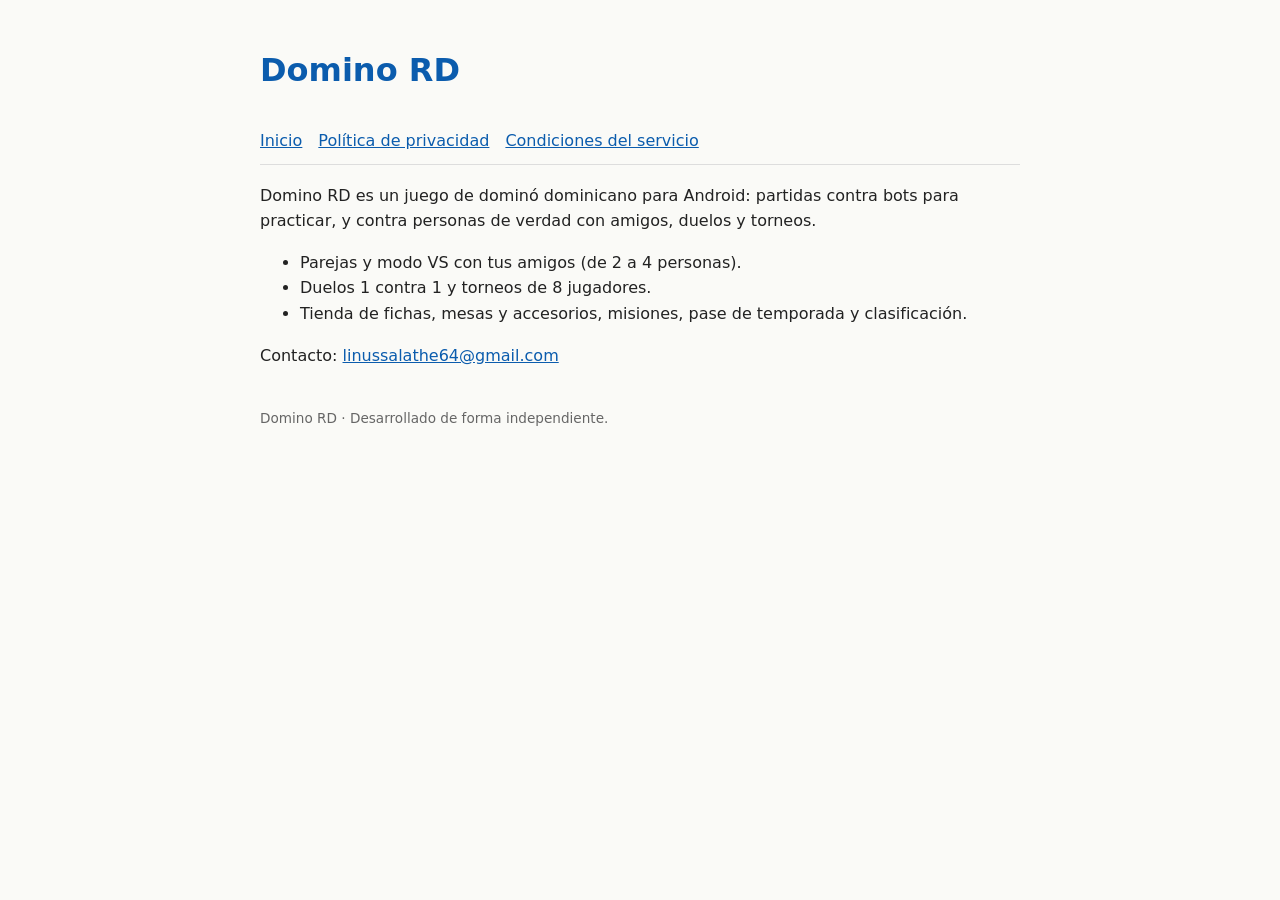
<file: index.html>
<!doctype html><html lang="es"><head><meta charset="utf-8"><meta name="viewport" content="width=device-width,initial-scale=1">
<title>Domino RD</title><link rel="stylesheet" href="estilo.css"></head><body>
<h1>Domino RD</h1>
<nav><a href="index.html">Inicio</a><a href="privacidad.html">Política de privacidad</a><a href="terminos.html">Condiciones del servicio</a></nav>
<p>Domino RD es un juego de dominó dominicano para Android: partidas contra bots para practicar, y contra personas de verdad con amigos, duelos y torneos.</p>
<ul>
<li>Parejas y modo VS con tus amigos (de 2 a 4 personas).</li>
<li>Duelos 1 contra 1 y torneos de 8 jugadores.</li>
<li>Tienda de fichas, mesas y accesorios, misiones, pase de temporada y clasificación.</li>
</ul>
<p>Contacto: <a href="mailto:linussalathe64@gmail.com">linussalathe64@gmail.com</a></p>
<footer>Domino RD · Desarrollado de forma independiente.</footer></body></html>
</file>
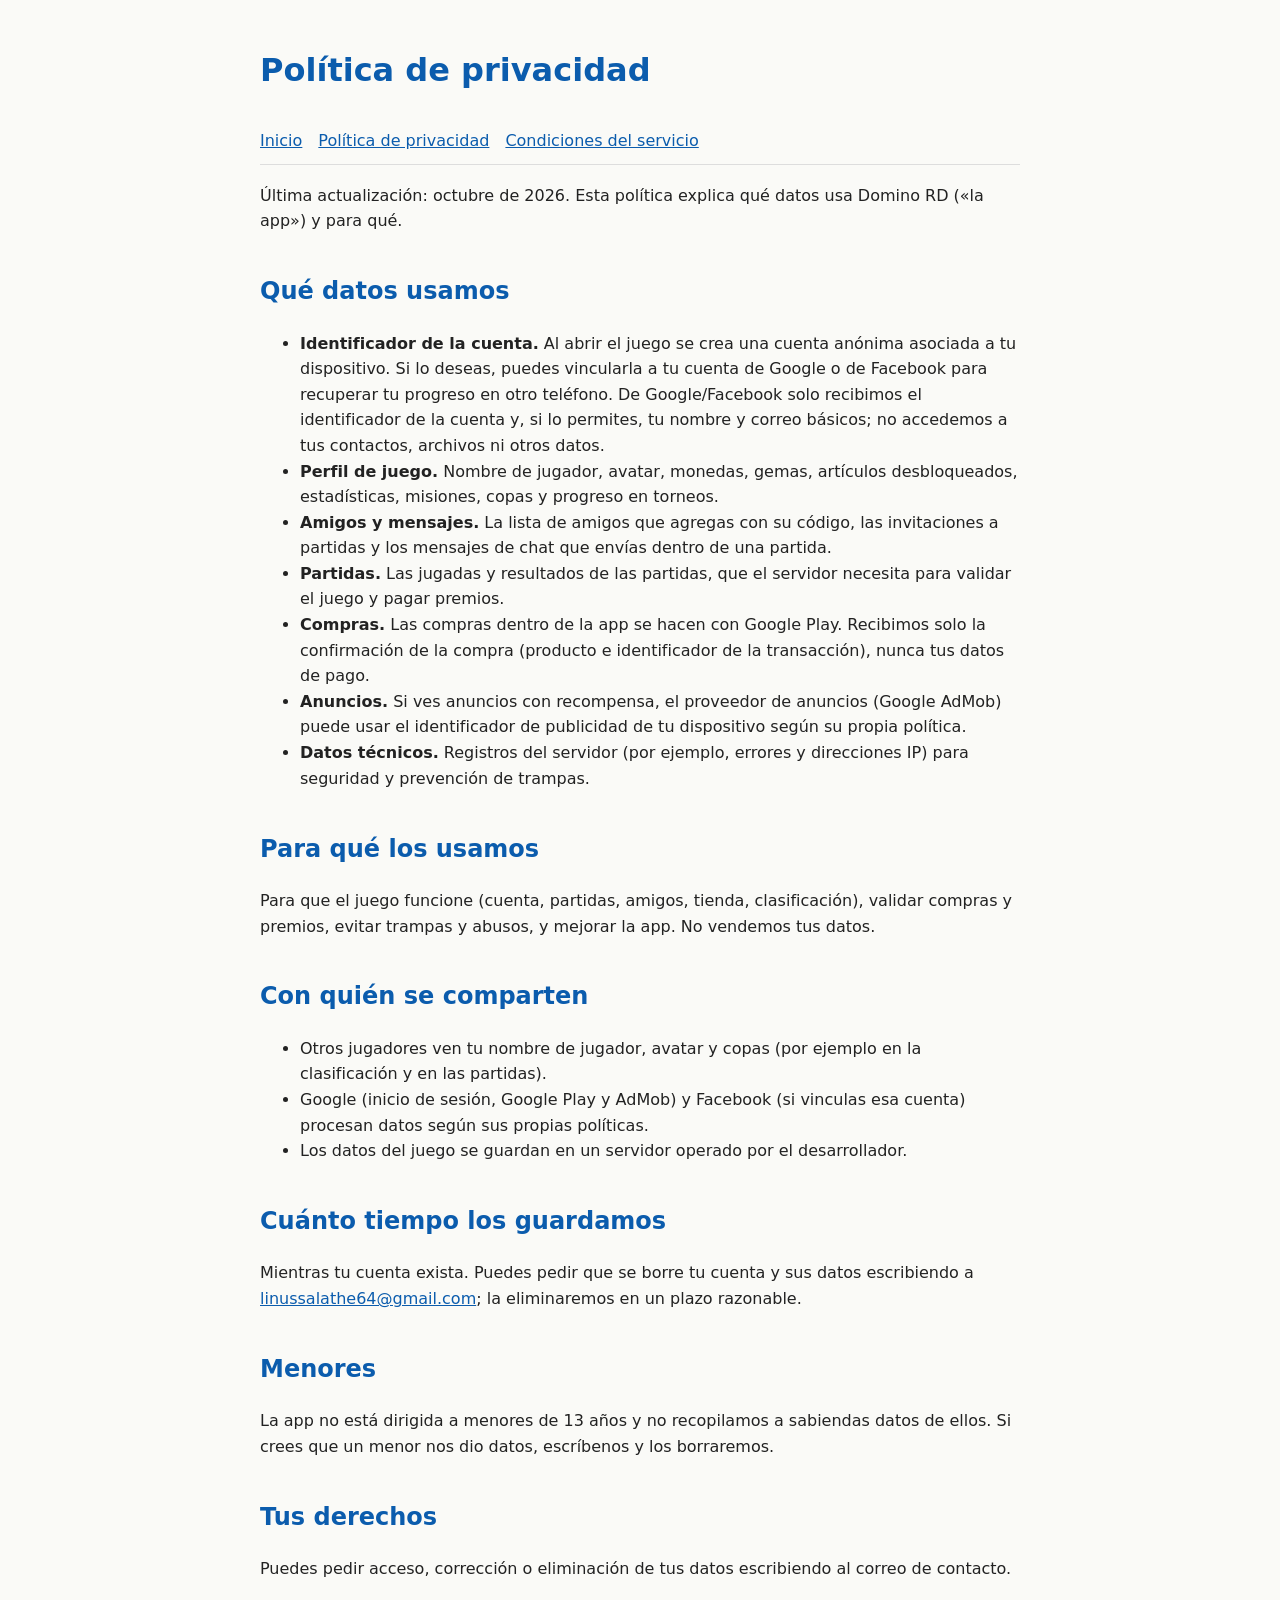
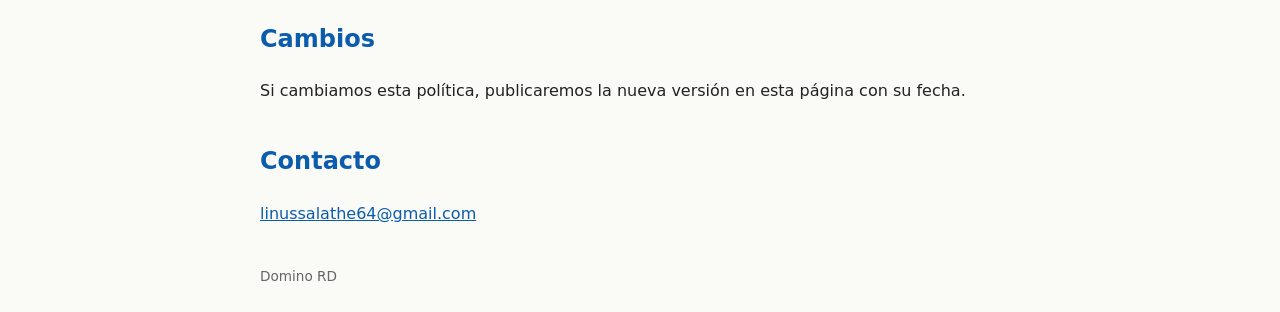
<file: privacidad.html>
<!doctype html><html lang="es"><head><meta charset="utf-8"><meta name="viewport" content="width=device-width,initial-scale=1">
<title>Política de privacidad · Domino RD</title><link rel="stylesheet" href="estilo.css"></head><body>
<h1>Política de privacidad</h1>
<nav><a href="index.html">Inicio</a><a href="privacidad.html">Política de privacidad</a><a href="terminos.html">Condiciones del servicio</a></nav>
<p>Última actualización: octubre de 2026. Esta política explica qué datos usa Domino RD («la app») y para qué.</p>

<h2>Qué datos usamos</h2>
<ul>
<li><b>Identificador de la cuenta.</b> Al abrir el juego se crea una cuenta anónima asociada a tu dispositivo. Si lo deseas, puedes vincularla a tu cuenta de Google o de Facebook para recuperar tu progreso en otro teléfono. De Google/Facebook solo recibimos el identificador de la cuenta y, si lo permites, tu nombre y correo básicos; no accedemos a tus contactos, archivos ni otros datos.</li>
<li><b>Perfil de juego.</b> Nombre de jugador, avatar, monedas, gemas, artículos desbloqueados, estadísticas, misiones, copas y progreso en torneos.</li>
<li><b>Amigos y mensajes.</b> La lista de amigos que agregas con su código, las invitaciones a partidas y los mensajes de chat que envías dentro de una partida.</li>
<li><b>Partidas.</b> Las jugadas y resultados de las partidas, que el servidor necesita para validar el juego y pagar premios.</li>
<li><b>Compras.</b> Las compras dentro de la app se hacen con Google Play. Recibimos solo la confirmación de la compra (producto e identificador de la transacción), nunca tus datos de pago.</li>
<li><b>Anuncios.</b> Si ves anuncios con recompensa, el proveedor de anuncios (Google AdMob) puede usar el identificador de publicidad de tu dispositivo según su propia política.</li>
<li><b>Datos técnicos.</b> Registros del servidor (por ejemplo, errores y direcciones IP) para seguridad y prevención de trampas.</li>
</ul>

<h2>Para qué los usamos</h2>
<p>Para que el juego funcione (cuenta, partidas, amigos, tienda, clasificación), validar compras y premios, evitar trampas y abusos, y mejorar la app. No vendemos tus datos.</p>

<h2>Con quién se comparten</h2>
<ul>
<li>Otros jugadores ven tu nombre de jugador, avatar y copas (por ejemplo en la clasificación y en las partidas).</li>
<li>Google (inicio de sesión, Google Play y AdMob) y Facebook (si vinculas esa cuenta) procesan datos según sus propias políticas.</li>
<li>Los datos del juego se guardan en un servidor operado por el desarrollador.</li>
</ul>

<h2>Cuánto tiempo los guardamos</h2>
<p>Mientras tu cuenta exista. Puedes pedir que se borre tu cuenta y sus datos escribiendo a <a href="mailto:linussalathe64@gmail.com">linussalathe64@gmail.com</a>; la eliminaremos en un plazo razonable.</p>

<h2>Menores</h2>
<p>La app no está dirigida a menores de 13 años y no recopilamos a sabiendas datos de ellos. Si crees que un menor nos dio datos, escríbenos y los borraremos.</p>

<h2>Tus derechos</h2>
<p>Puedes pedir acceso, corrección o eliminación de tus datos escribiendo al correo de contacto.</p>

<h2>Cambios</h2>
<p>Si cambiamos esta política, publicaremos la nueva versión en esta página con su fecha.</p>

<h2>Contacto</h2>
<p><a href="mailto:linussalathe64@gmail.com">linussalathe64@gmail.com</a></p>
<footer>Domino RD</footer></body></html>
</file>
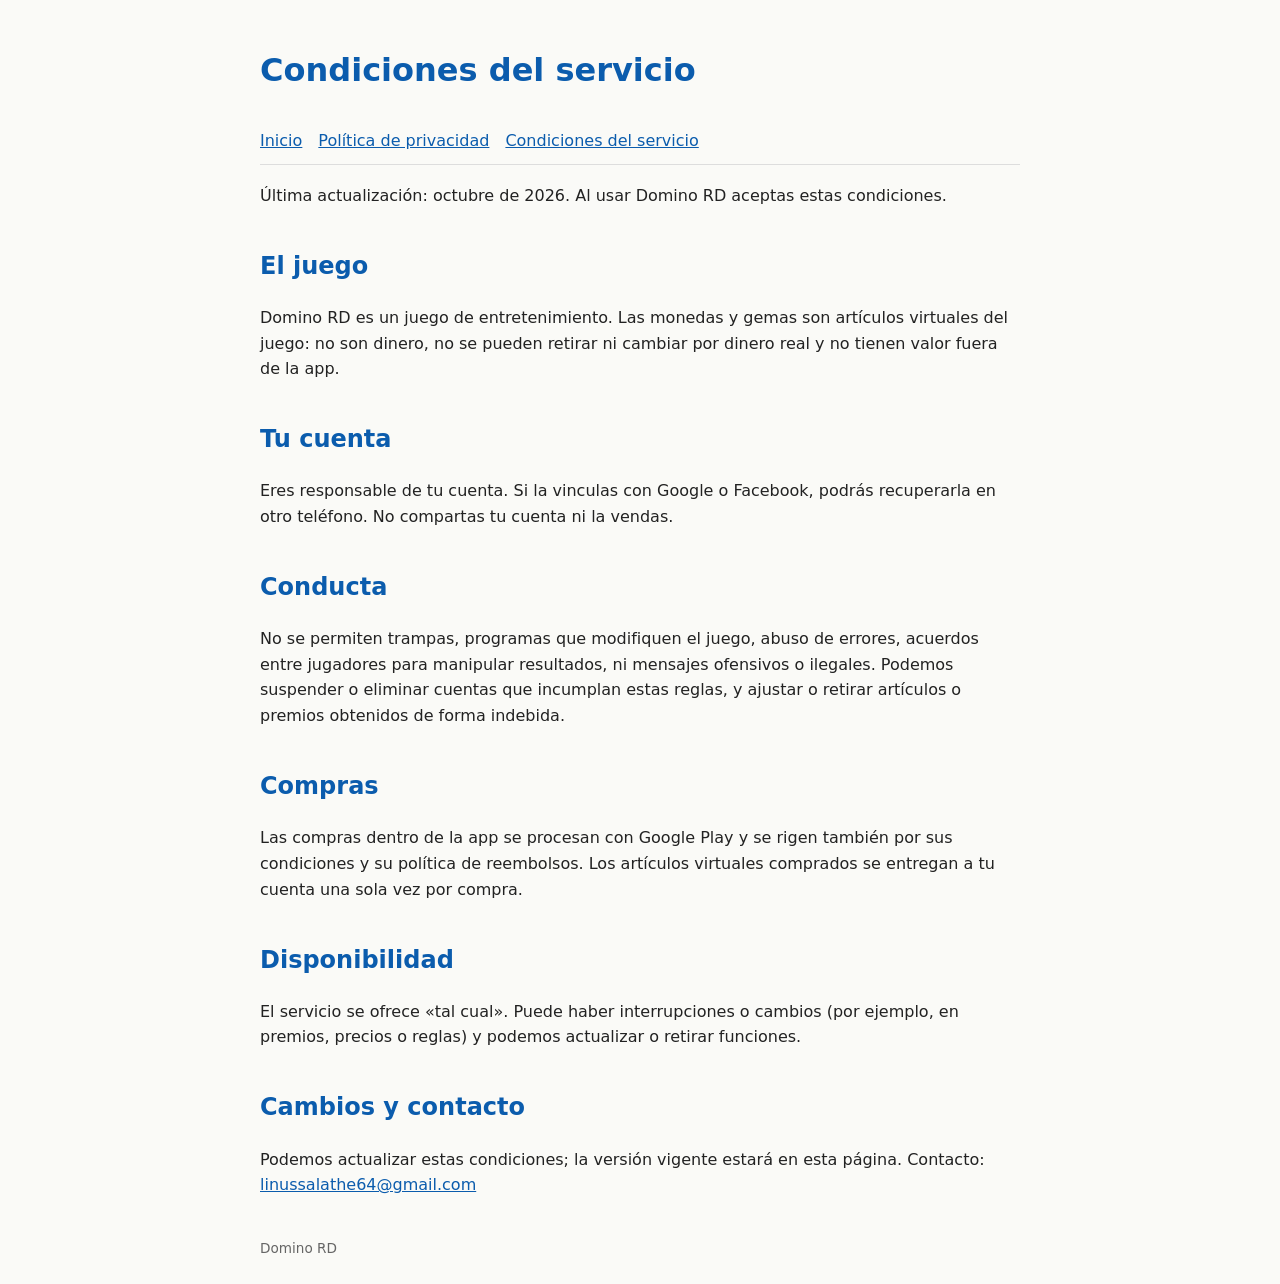
<file: terminos.html>
<!doctype html><html lang="es"><head><meta charset="utf-8"><meta name="viewport" content="width=device-width,initial-scale=1">
<title>Condiciones del servicio · Domino RD</title><link rel="stylesheet" href="estilo.css"></head><body>
<h1>Condiciones del servicio</h1>
<nav><a href="index.html">Inicio</a><a href="privacidad.html">Política de privacidad</a><a href="terminos.html">Condiciones del servicio</a></nav>
<p>Última actualización: octubre de 2026. Al usar Domino RD aceptas estas condiciones.</p>
<h2>El juego</h2>
<p>Domino RD es un juego de entretenimiento. Las monedas y gemas son artículos virtuales del juego: no son dinero, no se pueden retirar ni cambiar por dinero real y no tienen valor fuera de la app.</p>
<h2>Tu cuenta</h2>
<p>Eres responsable de tu cuenta. Si la vinculas con Google o Facebook, podrás recuperarla en otro teléfono. No compartas tu cuenta ni la vendas.</p>
<h2>Conducta</h2>
<p>No se permiten trampas, programas que modifiquen el juego, abuso de errores, acuerdos entre jugadores para manipular resultados, ni mensajes ofensivos o ilegales. Podemos suspender o eliminar cuentas que incumplan estas reglas, y ajustar o retirar artículos o premios obtenidos de forma indebida.</p>
<h2>Compras</h2>
<p>Las compras dentro de la app se procesan con Google Play y se rigen también por sus condiciones y su política de reembolsos. Los artículos virtuales comprados se entregan a tu cuenta una sola vez por compra.</p>
<h2>Disponibilidad</h2>
<p>El servicio se ofrece «tal cual». Puede haber interrupciones o cambios (por ejemplo, en premios, precios o reglas) y podemos actualizar o retirar funciones.</p>
<h2>Cambios y contacto</h2>
<p>Podemos actualizar estas condiciones; la versión vigente estará en esta página. Contacto: <a href="mailto:linussalathe64@gmail.com">linussalathe64@gmail.com</a></p>
<footer>Domino RD</footer></body></html>
</file>
<file: estilo.css>
body{font-family:system-ui,Segoe UI,Arial,sans-serif;max-width:760px;margin:0 auto;padding:24px 16px;line-height:1.6;color:#222;background:#fafaf7}
h1{color:#0b5cad}h2{margin-top:1.6em;color:#0b5cad}a{color:#0b5cad}
nav{margin:18px 0;padding:10px 0;border-bottom:1px solid #ddd}nav a{margin-right:16px}
footer{margin-top:40px;font-size:.85em;color:#666}
</file>
